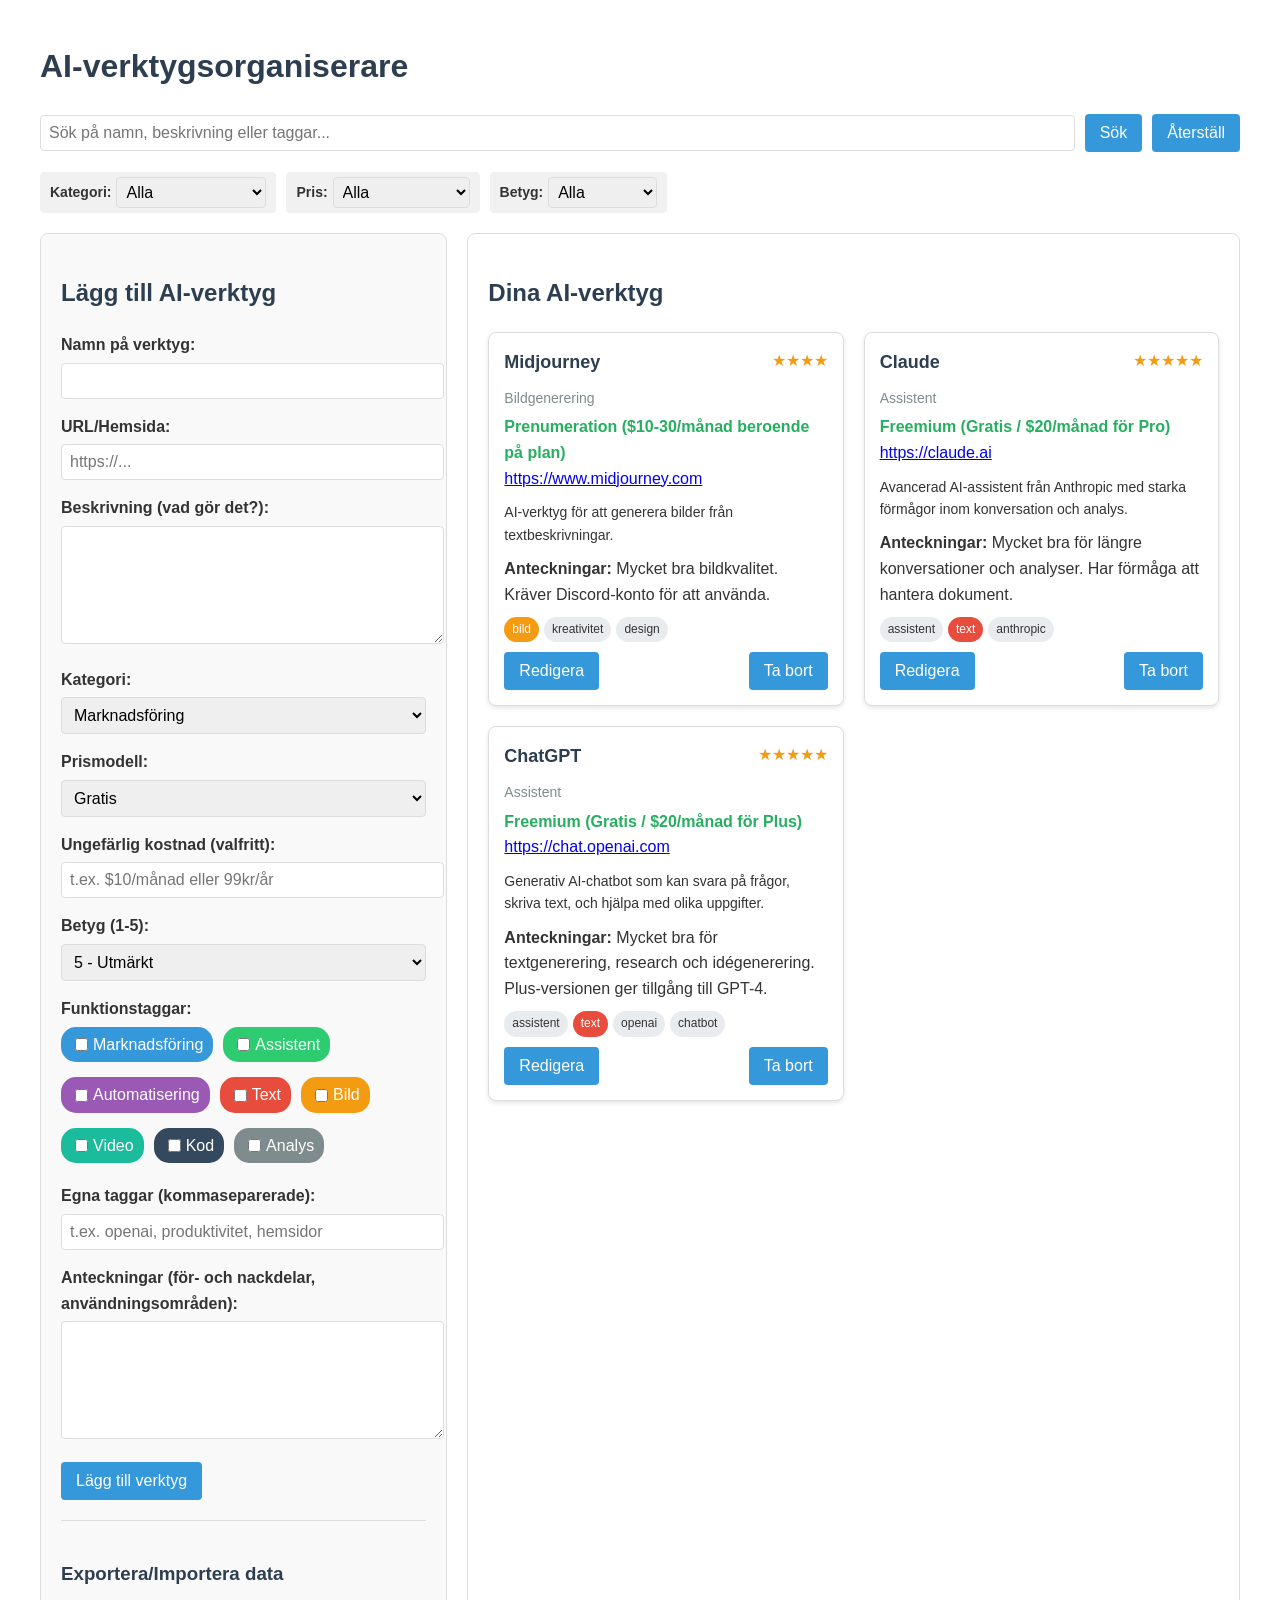
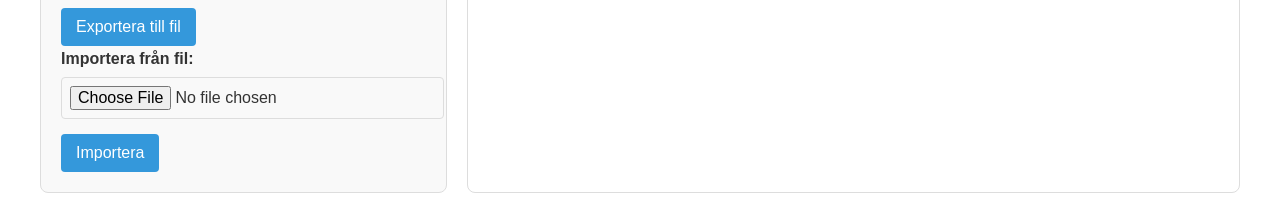
<file: ai-verktyg-organisator.html>
<!DOCTYPE html>
<html lang="sv">
<head>
    <meta charset="UTF-8">
    <meta name="viewport" content="width=device-width, initial-scale=1.0">
    <title>AI-verktygsorganiserare</title>
    <style>
        body {
            font-family: Arial, sans-serif;
            line-height: 1.6;
            color: #333;
            max-width: 1200px;
            margin: 0 auto;
            padding: 20px;
        }
        
        h1, h2, h3 {
            color: #2c3e50;
        }
        
        .container {
            display: flex;
            gap: 20px;
        }
        
        .input-section {
            flex: 1;
            border: 1px solid #ddd;
            border-radius: 8px;
            padding: 20px;
            background: #f9f9f9;
        }
        
        .tools-section {
            flex: 2;
            border: 1px solid #ddd;
            border-radius: 8px;
            padding: 20px;
        }
        
        .form-group {
            margin-bottom: 15px;
        }
        
        label {
            display: block;
            margin-bottom: 5px;
            font-weight: bold;
        }
        
        input, textarea, select {
            width: 100%;
            padding: 8px;
            border: 1px solid #ddd;
            border-radius: 4px;
            font-size: 16px;
        }
        
        textarea {
            height: 100px;
        }
        
        .checkbox-group {
            display: flex;
            flex-wrap: wrap;
            gap: 10px;
            margin-top: 5px;
        }
        
        .checkbox-label {
            display: flex;
            align-items: center;
            font-weight: normal;
            background: #e9ecef;
            padding: 5px 10px;
            border-radius: 15px;
            cursor: pointer;
        }
        
        .checkbox-label:hover {
            background: #dee2e6;
        }
        
        .checkbox-label input {
            width: auto;
            margin-right: 5px;
        }
        
        button {
            background: #3498db;
            color: white;
            border: none;
            padding: 10px 15px;
            border-radius: 4px;
            cursor: pointer;
            font-size: 16px;
        }
        
        button:hover {
            background: #2980b9;
        }
        
        .tools-list {
            display: grid;
            grid-template-columns: repeat(auto-fill, minmax(300px, 1fr));
            gap: 20px;
        }
        
        .tool-card {
            border: 1px solid #ddd;
            border-radius: 8px;
            padding: 15px;
            background: white;
            box-shadow: 0 2px 5px rgba(0,0,0,0.1);
        }
        
        .tool-header {
            display: flex;
            justify-content: space-between;
            margin-bottom: 10px;
        }
        
        .tool-title {
            font-size: 18px;
            font-weight: bold;
            margin: 0;
        }
        
        .tool-rating {
            color: #f39c12;
        }
        
        .tool-tags {
            display: flex;
            flex-wrap: wrap;
            gap: 5px;
            margin: 10px 0;
        }
        
        .tool-tag {
            background: #e9ecef;
            padding: 3px 8px;
            border-radius: 15px;
            font-size: 12px;
        }
        
        .tool-category {
            color: #7f8c8d;
            font-size: 14px;
            margin-bottom: 5px;
        }
        
        .tool-price {
            color: #27ae60;
            font-weight: bold;
        }
        
        .tool-description {
            margin: 10px 0;
            font-size: 14px;
        }
        
        .tool-actions {
            display: flex;
            justify-content: space-between;
            margin-top: 10px;
        }
        
        .search-section {
            margin-bottom: 20px;
            display: flex;
            gap: 10px;
            align-items: center;
        }
        
        .search-input {
            flex-grow: 1;
        }
        
        .filter-section {
            display: flex;
            gap: 10px;
            margin-bottom: 20px;
            flex-wrap: wrap;
        }
        
        .filter-group {
            display: flex;
            align-items: center;
            gap: 5px;
            background: #f1f1f1;
            padding: 5px 10px;
            border-radius: 4px;
        }
        
        .filter-label {
            font-weight: bold;
            font-size: 14px;
        }
        
        .filter-select {
            width: auto;
            padding: 5px;
        }
        
        /* Taggar med färger för olika kategorier */
        .tag-marknadsföring { background-color: #3498db; color: white; }
        .tag-assistenter { background-color: #2ecc71; color: white; }
        .tag-automatisering { background-color: #9b59b6; color: white; }
        .tag-text { background-color: #e74c3c; color: white; }
        .tag-bild { background-color: #f39c12; color: white; }
        .tag-video { background-color: #1abc9c; color: white; }
        .tag-kod { background-color: #34495e; color: white; }
        .tag-analys { background-color: #7f8c8d; color: white; }

        .export-import {
            margin-top: 20px;
            padding-top: 20px;
            border-top: 1px solid #ddd;
        }
    </style>
</head>
<body>
    <h1>AI-verktygsorganiserare</h1>
    
    <div class="search-section">
        <input type="text" id="search-input" class="search-input" placeholder="Sök på namn, beskrivning eller taggar...">
        <button id="search-button">Sök</button>
        <button id="reset-search">Återställ</button>
    </div>
    
    <div class="filter-section">
        <div class="filter-group">
            <span class="filter-label">Kategori:</span>
            <select id="category-filter" class="filter-select">
                <option value="all">Alla</option>
                <option value="Marknadsföring">Marknadsföring</option>
                <option value="Assistent">Assistent</option>
                <option value="Automatisering">Automatisering</option>
                <option value="Bildgenerering">Bildgenerering</option>
                <option value="Textgenerering">Textgenerering</option>
                <option value="Videogenerering">Videogenerering</option>
                <option value="Kodning">Kodning</option>
                <option value="Analys">Analys</option>
                <option value="Annat">Annat</option>
            </select>
        </div>
        <div class="filter-group">
            <span class="filter-label">Pris:</span>
            <select id="price-filter" class="filter-select">
                <option value="all">Alla</option>
                <option value="free">Gratis</option>
                <option value="freemium">Freemium</option>
                <option value="paid">Betald</option>
                <option value="subscription">Prenumeration</option>
            </select>
        </div>
        <div class="filter-group">
            <span class="filter-label">Betyg:</span>
            <select id="rating-filter" class="filter-select">
                <option value="all">Alla</option>
                <option value="5">5 stjärnor</option>
                <option value="4">4+ stjärnor</option>
                <option value="3">3+ stjärnor</option>
            </select>
        </div>
    </div>
    
    <div class="container">
        <div class="input-section">
            <h2>Lägg till AI-verktyg</h2>
            <form id="tool-form">
                <div class="form-group">
                    <label for="tool-name">Namn på verktyg:</label>
                    <input type="text" id="tool-name" required>
                </div>
                
                <div class="form-group">
                    <label for="tool-url">URL/Hemsida:</label>
                    <input type="url" id="tool-url" placeholder="https://...">
                </div>
                
                <div class="form-group">
                    <label for="tool-description">Beskrivning (vad gör det?):</label>
                    <textarea id="tool-description" required></textarea>
                </div>
                
                <div class="form-group">
                    <label for="tool-category">Kategori:</label>
                    <select id="tool-category" required>
                        <option value="Marknadsföring">Marknadsföring</option>
                        <option value="Assistent">Assistent</option>
                        <option value="Automatisering">Automatisering</option>
                        <option value="Bildgenerering">Bildgenerering</option>
                        <option value="Textgenerering">Textgenerering</option>
                        <option value="Videogenerering">Videogenerering</option>
                        <option value="Kodning">Kodning</option>
                        <option value="Analys">Analys</option>
                        <option value="Annat">Annat</option>
                    </select>
                </div>
                
                <div class="form-group">
                    <label for="tool-price">Prismodell:</label>
                    <select id="tool-price" required>
                        <option value="free">Gratis</option>
                        <option value="freemium">Freemium</option>
                        <option value="paid">Betald</option>
                        <option value="subscription">Prenumeration</option>
                    </select>
                </div>
                
                <div class="form-group">
                    <label for="tool-cost">Ungefärlig kostnad (valfritt):</label>
                    <input type="text" id="tool-cost" placeholder="t.ex. $10/månad eller 99kr/år">
                </div>
                
                <div class="form-group">
                    <label for="tool-rating">Betyg (1-5):</label>
                    <select id="tool-rating" required>
                        <option value="5">5 - Utmärkt</option>
                        <option value="4">4 - Mycket bra</option>
                        <option value="3">3 - Bra</option>
                        <option value="2">2 - OK</option>
                        <option value="1">1 - Dålig</option>
                    </select>
                </div>
                
                <div class="form-group">
                    <label>Funktionstaggar:</label>
                    <div class="checkbox-group">
                        <label class="checkbox-label tag-marknadsföring">
                            <input type="checkbox" value="marknadsföring"> Marknadsföring
                        </label>
                        <label class="checkbox-label tag-assistenter">
                            <input type="checkbox" value="assistent"> Assistent
                        </label>
                        <label class="checkbox-label tag-automatisering">
                            <input type="checkbox" value="automatisering"> Automatisering
                        </label>
                        <label class="checkbox-label tag-text">
                            <input type="checkbox" value="text"> Text
                        </label>
                        <label class="checkbox-label tag-bild">
                            <input type="checkbox" value="bild"> Bild
                        </label>
                        <label class="checkbox-label tag-video">
                            <input type="checkbox" value="video"> Video
                        </label>
                        <label class="checkbox-label tag-kod">
                            <input type="checkbox" value="kod"> Kod
                        </label>
                        <label class="checkbox-label tag-analys">
                            <input type="checkbox" value="analys"> Analys
                        </label>
                    </div>
                </div>
                
                <div class="form-group">
                    <label for="custom-tags">Egna taggar (kommaseparerade):</label>
                    <input type="text" id="custom-tags" placeholder="t.ex. openai, produktivitet, hemsidor">
                </div>
                
                <div class="form-group">
                    <label for="tool-notes">Anteckningar (för- och nackdelar, användningsområden):</label>
                    <textarea id="tool-notes"></textarea>
                </div>
                
                <button type="submit">Lägg till verktyg</button>
            </form>
            
            <div class="export-import">
                <h3>Exportera/Importera data</h3>
                <button id="export-data">Exportera till fil</button>
                <div class="form-group">
                    <label for="import-file">Importera från fil:</label>
                    <input type="file" id="import-file" accept=".json">
                </div>
                <button id="import-data">Importera</button>
            </div>
        </div>
        
        <div class="tools-section">
            <h2>Dina AI-verktyg</h2>
            <div id="tools-list" class="tools-list">
                <!-- Verktyg kommer att visas här -->
            </div>
        </div>
    </div>
    
    <script>
        // Datalagring
        const STORAGE_KEY = 'ai-tools-data';
        
        // Hämta sparade verktyg eller använd tomma array om det inte finns några
        let toolsData = JSON.parse(localStorage.getItem(STORAGE_KEY) || '[]');
        
        // DOM-element
        const toolForm = document.getElementById('tool-form');
        const toolsList = document.getElementById('tools-list');
        const searchInput = document.getElementById('search-input');
        const searchButton = document.getElementById('search-button');
        const resetButton = document.getElementById('reset-search');
        const categoryFilter = document.getElementById('category-filter');
        const priceFilter = document.getElementById('price-filter');
        const ratingFilter = document.getElementById('rating-filter');
        const exportDataBtn = document.getElementById('export-data');
        const importDataBtn = document.getElementById('import-data');
        
        // Visa alla verktyg när sidan laddas
        displayTools();
        
        // Hantera formulärinskickning
        toolForm.addEventListener('submit', function(e) {
            e.preventDefault();
            
            // Hämta taggar från checkboxes
            const tagCheckboxes = document.querySelectorAll('.checkbox-group input:checked');
            const tags = Array.from(tagCheckboxes).map(cb => cb.value);
            
            // Hämta egna taggar och lägg till dem
            const customTags = document.getElementById('custom-tags').value
                .split(',')
                .map(tag => tag.trim())
                .filter(tag => tag !== '');
            
            tags.push(...customTags);
            
            // Skapa ett verktyg-objekt
            const tool = {
                id: Date.now().toString(), // Enkelt unikt ID baserat på nuvarande tid
                name: document.getElementById('tool-name').value,
                url: document.getElementById('tool-url').value,
                description: document.getElementById('tool-description').value,
                category: document.getElementById('tool-category').value,
                price: document.getElementById('tool-price').value,
                cost: document.getElementById('tool-cost').value,
                rating: parseInt(document.getElementById('tool-rating').value),
                tags: tags,
                notes: document.getElementById('tool-notes').value,
                dateAdded: new Date().toISOString()
            };
            
            // Lägg till verktyget i datan
            toolsData.push(tool);
            
            // Spara i localStorage
            localStorage.setItem(STORAGE_KEY, JSON.stringify(toolsData));
            
            // Uppdatera visningen
            displayTools();
            
            // Återställ formuläret
            toolForm.reset();
            
            // Rensa alla checkboxes
            document.querySelectorAll('.checkbox-group input').forEach(cb => {
                cb.checked = false;
            });
        });
        
        // Hantera sökningar
        searchButton.addEventListener('click', function() {
            displayTools();
        });
        
        resetButton.addEventListener('click', function() {
            searchInput.value = '';
            categoryFilter.value = 'all';
            priceFilter.value = 'all';
            ratingFilter.value = 'all';
            displayTools();
        });
        
        // Filter-ändringar
        categoryFilter.addEventListener('change', displayTools);
        priceFilter.addEventListener('change', displayTools);
        ratingFilter.addEventListener('change', displayTools);
        
        // Exportera data
        exportDataBtn.addEventListener('click', function() {
            const dataStr = JSON.stringify(toolsData, null, 2);
            const dataBlob = new Blob([dataStr], {type: 'application/json'});
            const url = URL.createObjectURL(dataBlob);
            
            const a = document.createElement('a');
            a.href = url;
            a.download = 'ai-tools-export-' + new Date().toISOString().slice(0, 10) + '.json';
            document.body.appendChild(a);
            a.click();
            document.body.removeChild(a);
            URL.revokeObjectURL(url);
        });
        
        // Importera data
        importDataBtn.addEventListener('click', function() {
            const fileInput = document.getElementById('import-file');
            const file = fileInput.files[0];
            
            if (file) {
                const reader = new FileReader();
                
                reader.onload = function(e) {
                    try {
                        const importedData = JSON.parse(e.target.result);
                        
                        if (Array.isArray(importedData)) {
                            // Fråga användaren hur importen ska hanteras
                            const importAction = confirm('Vill du ersätta befintlig data (OK) eller lägga till den nya datan (Avbryt)?');
                            
                            if (importAction) {
                                // Ersätt befintlig data
                                toolsData = importedData;
                            } else {
                                // Lägg till ny data
                                toolsData = [...toolsData, ...importedData];
                            }
                            
                            // Spara och uppdatera visning
                            localStorage.setItem(STORAGE_KEY, JSON.stringify(toolsData));
                            displayTools();
                            alert('Import slutförd!');
                        } else {
                            alert('Ogiltig filformat. Filen måste innehålla en JSON-array.');
                        }
                    } catch (err) {
                        alert('Fel vid importering: ' + err.message);
                    }
                };
                
                reader.readAsText(file);
            } else {
                alert('Vänligen välj en fil att importera.');
            }
        });
        
        // Funktion för att visa verktyg med filtrering
        function displayTools() {
            // Hämta filtervärden
            const searchText = searchInput.value.toLowerCase();
            const categoryFilterValue = categoryFilter.value;
            const priceFilterValue = priceFilter.value;
            const ratingFilterValue = parseInt(ratingFilter.value) || 0;
            
            // Rensa listan
            toolsList.innerHTML = '';
            
            // Filtrera och sortera verktyg (senast tillagda först)
            const filteredTools = toolsData
                .filter(tool => {
                    // Textsökning
                    const matchesSearch = 
                        !searchText || 
                        tool.name.toLowerCase().includes(searchText) ||
                        tool.description.toLowerCase().includes(searchText) ||
                        tool.notes.toLowerCase().includes(searchText) ||
                        tool.tags.some(tag => tag.toLowerCase().includes(searchText));
                    
                    // Kategorifilter
                    const matchesCategory = categoryFilterValue === 'all' || tool.category === categoryFilterValue;
                    
                    // Prisfilter
                    const matchesPrice = priceFilterValue === 'all' || tool.price === priceFilterValue;
                    
                    // Betygsfilter
                    const matchesRating = ratingFilterValue === 0 || tool.rating >= ratingFilterValue;
                    
                    return matchesSearch && matchesCategory && matchesPrice && matchesRating;
                })
                .sort((a, b) => new Date(b.dateAdded) - new Date(a.dateAdded));
            
            // Visa filterderade verktyg
            if (filteredTools.length === 0) {
                toolsList.innerHTML = '<p>Inga verktyg hittades med de valda filtren.</p>';
                return;
            }
            
            filteredTools.forEach(tool => {
                const toolCard = document.createElement('div');
                toolCard.className = 'tool-card';
                
                // Hämta prisinformation
                let priceText = '';
                switch(tool.price) {
                    case 'free': priceText = 'Gratis'; break;
                    case 'freemium': priceText = 'Freemium'; break;
                    case 'paid': priceText = 'Betald'; break;
                    case 'subscription': priceText = 'Prenumeration'; break;
                }
                if (tool.cost) {
                    priceText += ` (${tool.cost})`;
                }
                
                // Skapa taggar-HTML
                const tagsHtml = tool.tags.map(tag => {
                    // Definiera CSS-klasser för specifika taggar
                    let tagClass = '';
                    if (['marknadsföring', 'assistenter', 'automatisering', 'text', 'bild', 'video', 'kod', 'analys'].includes(tag)) {
                        tagClass = `tag-${tag}`;
                    }
                    
                    return `<span class="tool-tag ${tagClass}">${tag}</span>`;
                }).join('');
                
                toolCard.innerHTML = `
                    <div class="tool-header">
                        <h3 class="tool-title">${tool.name}</h3>
                        <div class="tool-rating">${'★'.repeat(tool.rating)}</div>
                    </div>
                    <div class="tool-category">${tool.category}</div>
                    <div class="tool-price">${priceText}</div>
                    ${tool.url ? `<div class="tool-url"><a href="${tool.url}" target="_blank">${tool.url}</a></div>` : ''}
                    <div class="tool-description">${tool.description}</div>
                    ${tool.notes ? `<div class="tool-notes"><strong>Anteckningar:</strong> ${tool.notes}</div>` : ''}
                    <div class="tool-tags">${tagsHtml}</div>
                    <div class="tool-actions">
                        <button class="edit-tool" data-id="${tool.id}">Redigera</button>
                        <button class="delete-tool" data-id="${tool.id}">Ta bort</button>
                    </div>
                `;
                
                // Lägg till knapphändelser
                const editBtn = toolCard.querySelector('.edit-tool');
                const deleteBtn = toolCard.querySelector('.delete-tool');
                
                editBtn.addEventListener('click', function() {
                    // Implementera redigering senare
                    alert('Redigering kommer i nästa version!');
                });
                
                deleteBtn.addEventListener('click', function() {
                    const toolId = this.getAttribute('data-id');
                    if (confirm('Är du säker på att du vill ta bort detta verktyg?')) {
                        toolsData = toolsData.filter(t => t.id !== toolId);
                        localStorage.setItem(STORAGE_KEY, JSON.stringify(toolsData));
                        displayTools();
                    }
                });
                
                toolsList.appendChild(toolCard);
            });
        }
        
        // Lägg till några exempelverktyg om listan är tom
        if (toolsData.length === 0) {
            const exampleTools = [
                {
                    id: "example1",
                    name: "ChatGPT",
                    url: "https://chat.openai.com",
                    description: "Generativ AI-chatbot som kan svara på frågor, skriva text, och hjälpa med olika uppgifter.",
                    category: "Assistent",
                    price: "freemium",
                    cost: "Gratis / $20/månad för Plus",
                    rating: 5,
                    tags: ["assistent", "text", "openai", "chatbot"],
                    notes: "Mycket bra för textgenerering, research och idégenerering. Plus-versionen ger tillgång till GPT-4.",
                    dateAdded: new Date().toISOString()
                },
                {
                    id: "example2",
                    name: "Midjourney",
                    url: "https://www.midjourney.com",
                    description: "AI-verktyg för att generera bilder från textbeskrivningar.",
                    category: "Bildgenerering",
                    price: "subscription",
                    cost: "$10-30/månad beroende på plan",
                    rating: 4,
                    tags: ["bild", "kreativitet", "design"],
                    notes: "Mycket bra bildkvalitet. Kräver Discord-konto för att använda.",
                    dateAdded: new Date().toISOString()
                },
                {
                    id: "example3",
                    name: "Claude",
                    url: "https://claude.ai",
                    description: "Avancerad AI-assistent från Anthropic med starka förmågor inom konversation och analys.",
                    category: "Assistent",
                    price: "freemium",
                    cost: "Gratis / $20/månad för Pro",
                    rating: 5,
                    tags: ["assistent", "text", "anthropic"],
                    notes: "Mycket bra för längre konversationer och analyser. Har förmåga att hantera dokument.",
                    dateAdded: new Date().toISOString()
                }
            ];
            
            toolsData = exampleTools;
            localStorage.setItem(STORAGE_KEY, JSON.stringify(toolsData));
            displayTools();
        }
    </script>
</body>
</html>
</file>
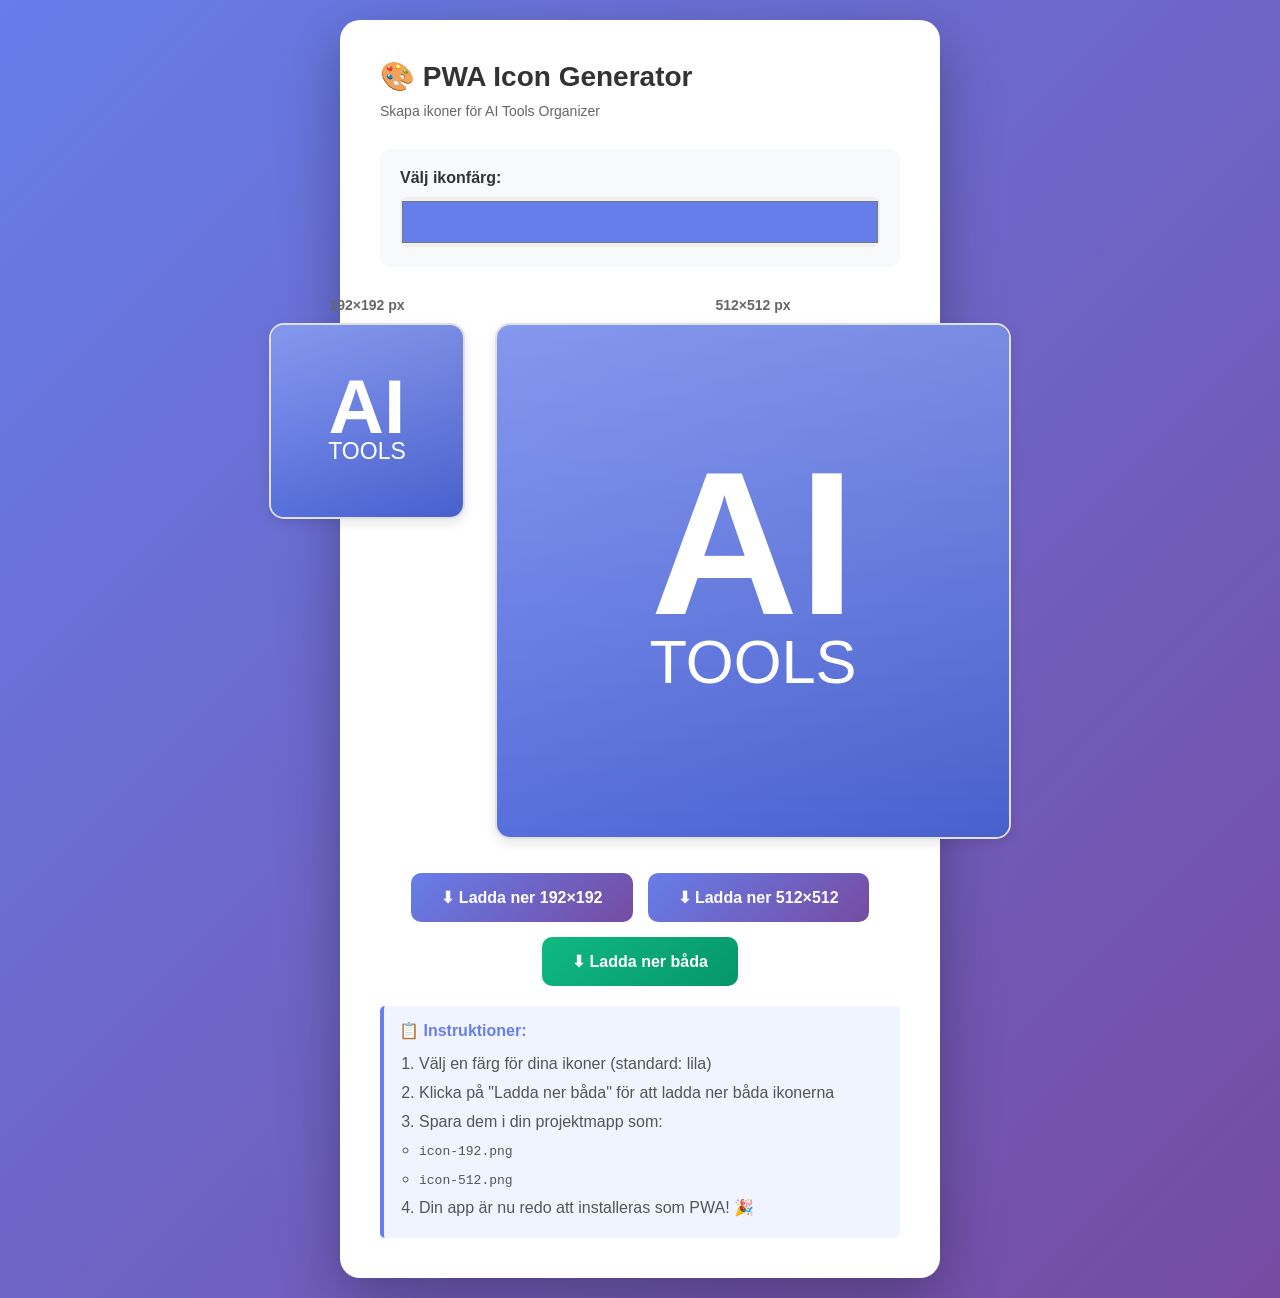
<file: icon-generator.html>
<!DOCTYPE html>
<html lang="sv">
<head>
    <meta charset="UTF-8">
    <meta name="viewport" content="width=device-width, initial-scale=1.0">
    <title>PWA Icon Generator - AI Tools Organizer</title>
    <style>
        * {
            margin: 0;
            padding: 0;
            box-sizing: border-box;
        }

        body {
            font-family: -apple-system, BlinkMacSystemFont, 'Segoe UI', Roboto, Oxygen, Ubuntu, sans-serif;
            background: linear-gradient(135deg, #667eea 0%, #764ba2 100%);
            min-height: 100vh;
            display: flex;
            justify-content: center;
            align-items: center;
            padding: 20px;
        }

        .container {
            background: white;
            border-radius: 20px;
            padding: 40px;
            max-width: 600px;
            width: 100%;
            box-shadow: 0 20px 60px rgba(0,0,0,0.3);
        }

        h1 {
            color: #333;
            margin-bottom: 10px;
            font-size: 28px;
        }

        .subtitle {
            color: #666;
            margin-bottom: 30px;
            font-size: 14px;
        }

        .preview {
            display: flex;
            gap: 30px;
            margin: 30px 0;
            justify-content: center;
            align-items: flex-start;
        }

        .icon-preview {
            text-align: center;
        }

        .icon-preview h3 {
            font-size: 14px;
            color: #666;
            margin-bottom: 10px;
        }

        canvas {
            border: 2px solid #e0e0e0;
            border-radius: 15px;
            box-shadow: 0 4px 12px rgba(0,0,0,0.1);
        }

        .buttons {
            display: flex;
            gap: 15px;
            flex-wrap: wrap;
            justify-content: center;
        }

        button {
            background: linear-gradient(135deg, #667eea 0%, #764ba2 100%);
            color: white;
            border: none;
            padding: 15px 30px;
            border-radius: 10px;
            font-size: 16px;
            font-weight: 600;
            cursor: pointer;
            transition: transform 0.2s, box-shadow 0.2s;
        }

        button:hover {
            transform: translateY(-2px);
            box-shadow: 0 8px 20px rgba(102, 126, 234, 0.4);
        }

        button:active {
            transform: translateY(0);
        }

        .success {
            background: #10b981;
            color: white;
            padding: 15px;
            border-radius: 10px;
            margin-top: 20px;
            text-align: center;
            display: none;
        }

        .instructions {
            background: #f0f4ff;
            border-left: 4px solid #667eea;
            padding: 15px;
            margin-top: 20px;
            border-radius: 5px;
        }

        .instructions h3 {
            color: #667eea;
            margin-bottom: 10px;
            font-size: 16px;
        }

        .instructions ol {
            margin-left: 20px;
            color: #555;
            line-height: 1.8;
        }

        .color-picker-section {
            margin: 20px 0;
            padding: 20px;
            background: #f8f9fa;
            border-radius: 10px;
        }

        .color-picker-section label {
            display: block;
            margin-bottom: 10px;
            font-weight: 600;
            color: #333;
        }

        input[type="color"] {
            width: 100%;
            height: 50px;
            border: none;
            border-radius: 8px;
            cursor: pointer;
        }
    </style>
</head>
<body>
    <div class="container">
        <h1>🎨 PWA Icon Generator</h1>
        <p class="subtitle">Skapa ikoner för AI Tools Organizer</p>

        <div class="color-picker-section">
            <label for="iconColor">Välj ikonfärg:</label>
            <input type="color" id="iconColor" value="#667eea">
        </div>

        <div class="preview">
            <div class="icon-preview">
                <h3>192×192 px</h3>
                <canvas id="canvas192" width="192" height="192"></canvas>
            </div>
            <div class="icon-preview">
                <h3>512×512 px</h3>
                <canvas id="canvas512" width="512" height="512"></canvas>
            </div>
        </div>

        <div class="buttons">
            <button onclick="downloadIcon(192)">⬇ Ladda ner 192×192</button>
            <button onclick="downloadIcon(512)">⬇ Ladda ner 512×512</button>
            <button onclick="downloadBoth()" style="background: linear-gradient(135deg, #10b981 0%, #059669 100%);">
                ⬇ Ladda ner båda
            </button>
        </div>

        <div class="success" id="success">
            ✅ Ikoner nedladdade! Placera dem i din projektmapp.
        </div>

        <div class="instructions">
            <h3>📋 Instruktioner:</h3>
            <ol>
                <li>Välj en färg för dina ikoner (standard: lila)</li>
                <li>Klicka på "Ladda ner båda" för att ladda ner båda ikonerna</li>
                <li>Spara dem i din projektmapp som:
                    <ul>
                        <li><code>icon-192.png</code></li>
                        <li><code>icon-512.png</code></li>
                    </ul>
                </li>
                <li>Din app är nu redo att installeras som PWA! 🎉</li>
            </ol>
        </div>
    </div>

    <script>
        const colorPicker = document.getElementById('iconColor');

        function drawIcon(canvas, size) {
            const ctx = canvas.getContext('2d');
            const color = colorPicker.value;

            // Clear canvas
            ctx.clearRect(0, 0, size, size);

            // Background gradient
            const gradient = ctx.createLinearGradient(0, 0, size, size);
            gradient.addColorStop(0, color);
            gradient.addColorStop(1, adjustColor(color, -30));
            ctx.fillStyle = gradient;
            ctx.fillRect(0, 0, size, size);

            // Draw "AI" text
            ctx.fillStyle = 'white';
            ctx.font = `bold ${size * 0.4}px Arial`;
            ctx.textAlign = 'center';
            ctx.textBaseline = 'middle';
            ctx.fillText('AI', size / 2, size / 2.2);

            // Draw "TOOLS" text
            ctx.font = `${size * 0.12}px Arial`;
            ctx.fillText('TOOLS', size / 2, size / 1.5);

            // Add subtle shine effect
            const shine = ctx.createLinearGradient(0, 0, 0, size);
            shine.addColorStop(0, 'rgba(255,255,255,0.2)');
            shine.addColorStop(1, 'rgba(255,255,255,0)');
            ctx.fillStyle = shine;
            ctx.fillRect(0, 0, size, size);
        }

        function adjustColor(color, amount) {
            const hex = color.replace('#', '');
            const r = Math.max(0, Math.min(255, parseInt(hex.substr(0, 2), 16) + amount));
            const g = Math.max(0, Math.min(255, parseInt(hex.substr(2, 2), 16) + amount));
            const b = Math.max(0, Math.min(255, parseInt(hex.substr(4, 2), 16) + amount));
            return `#${r.toString(16).padStart(2, '0')}${g.toString(16).padStart(2, '0')}${b.toString(16).padStart(2, '0')}`;
        }

        function updatePreviews() {
            const canvas192 = document.getElementById('canvas192');
            const canvas512 = document.getElementById('canvas512');
            drawIcon(canvas192, 192);
            drawIcon(canvas512, 512);
        }

        function downloadIcon(size) {
            const canvas = document.getElementById(`canvas${size}`);
            const link = document.createElement('a');
            link.download = `icon-${size}.png`;
            link.href = canvas.toDataURL('image/png');
            link.click();
            showSuccess();
        }

        function downloadBoth() {
            setTimeout(() => downloadIcon(192), 100);
            setTimeout(() => downloadIcon(512), 300);
        }

        function showSuccess() {
            const success = document.getElementById('success');
            success.style.display = 'block';
            setTimeout(() => {
                success.style.display = 'none';
            }, 3000);
        }

        // Update previews when color changes
        colorPicker.addEventListener('input', updatePreviews);

        // Initial draw
        updatePreviews();
    </script>
</body>
</html>
</file>
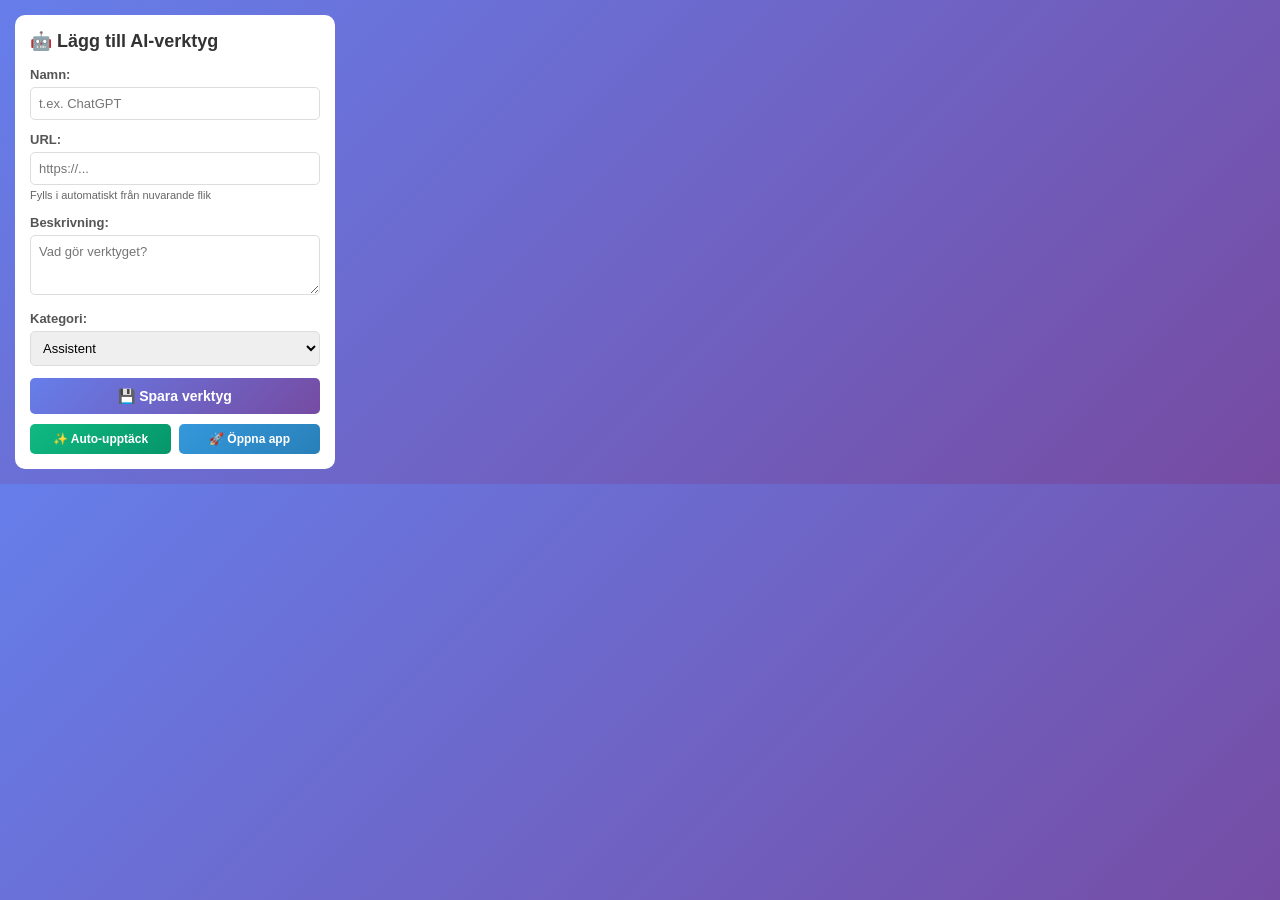
<file: browser-extension/popup.html>
<!DOCTYPE html>
<html lang="sv">
<head>
    <meta charset="UTF-8">
    <meta name="viewport" content="width=device-width, initial-scale=1.0">
    <title>Lägg till AI-verktyg</title>
    <style>
        * {
            margin: 0;
            padding: 0;
            box-sizing: border-box;
        }

        body {
            width: 350px;
            font-family: -apple-system, BlinkMacSystemFont, 'Segoe UI', Roboto, Oxygen, Ubuntu, sans-serif;
            padding: 15px;
            background: linear-gradient(135deg, #667eea 0%, #764ba2 100%);
        }

        .container {
            background: white;
            border-radius: 10px;
            padding: 15px;
        }

        h1 {
            font-size: 18px;
            color: #333;
            margin-bottom: 15px;
            display: flex;
            align-items: center;
            gap: 8px;
        }

        .form-group {
            margin-bottom: 12px;
        }

        label {
            display: block;
            margin-bottom: 5px;
            font-size: 13px;
            font-weight: 600;
            color: #555;
        }

        input, textarea, select {
            width: 100%;
            padding: 8px;
            border: 1px solid #ddd;
            border-radius: 5px;
            font-size: 13px;
            font-family: inherit;
        }

        textarea {
            resize: vertical;
            min-height: 60px;
        }

        select {
            cursor: pointer;
        }

        button {
            width: 100%;
            padding: 10px;
            background: linear-gradient(135deg, #667eea 0%, #764ba2 100%);
            color: white;
            border: none;
            border-radius: 5px;
            font-size: 14px;
            font-weight: 600;
            cursor: pointer;
            transition: transform 0.2s;
        }

        button:hover {
            transform: translateY(-2px);
        }

        button:active {
            transform: translateY(0);
        }

        .button-group {
            display: grid;
            grid-template-columns: 1fr 1fr;
            gap: 8px;
            margin-top: 10px;
        }

        .button-group button {
            font-size: 12px;
            padding: 8px;
        }

        .auto-detect {
            background: #10b981;
            background: linear-gradient(135deg, #10b981 0%, #059669 100%);
        }

        .open-app {
            background: #3498db;
            background: linear-gradient(135deg, #3498db 0%, #2980b9 100%);
        }

        .status {
            margin-top: 10px;
            padding: 8px;
            border-radius: 5px;
            font-size: 12px;
            text-align: center;
            display: none;
        }

        .status.success {
            background: #d1fae5;
            color: #065f46;
            display: block;
        }

        .status.error {
            background: #fee2e2;
            color: #991b1b;
            display: block;
        }

        small {
            font-size: 11px;
            color: #666;
        }
    </style>
</head>
<body>
    <div class="container">
        <h1>🤖 Lägg till AI-verktyg</h1>

        <div class="form-group">
            <label for="tool-name">Namn:</label>
            <input type="text" id="tool-name" placeholder="t.ex. ChatGPT">
        </div>

        <div class="form-group">
            <label for="tool-url">URL:</label>
            <input type="url" id="tool-url" placeholder="https://...">
            <small>Fylls i automatiskt från nuvarande flik</small>
        </div>

        <div class="form-group">
            <label for="tool-description">Beskrivning:</label>
            <textarea id="tool-description" placeholder="Vad gör verktyget?"></textarea>
        </div>

        <div class="form-group">
            <label for="tool-category">Kategori:</label>
            <select id="tool-category">
                <option value="Assistent">Assistent</option>
                <option value="Textgenerering">Textgenerering</option>
                <option value="Bildgenerering">Bildgenerering</option>
                <option value="Videogenerering">Videogenerering</option>
                <option value="Kodning">Kodning</option>
                <option value="Analys">Analys</option>
                <option value="Marknadsföring">Marknadsföring</option>
                <option value="Automatisering">Automatisering</option>
                <option value="Annat">Annat</option>
            </select>
        </div>

        <button id="save-btn">💾 Spara verktyg</button>

        <div class="button-group">
            <button id="auto-detect-btn" class="auto-detect">✨ Auto-upptäck</button>
            <button id="open-app-btn" class="open-app">🚀 Öppna app</button>
        </div>

        <div id="status" class="status"></div>
    </div>

    <script src="popup.js"></script>
</body>
</html>
</file>
